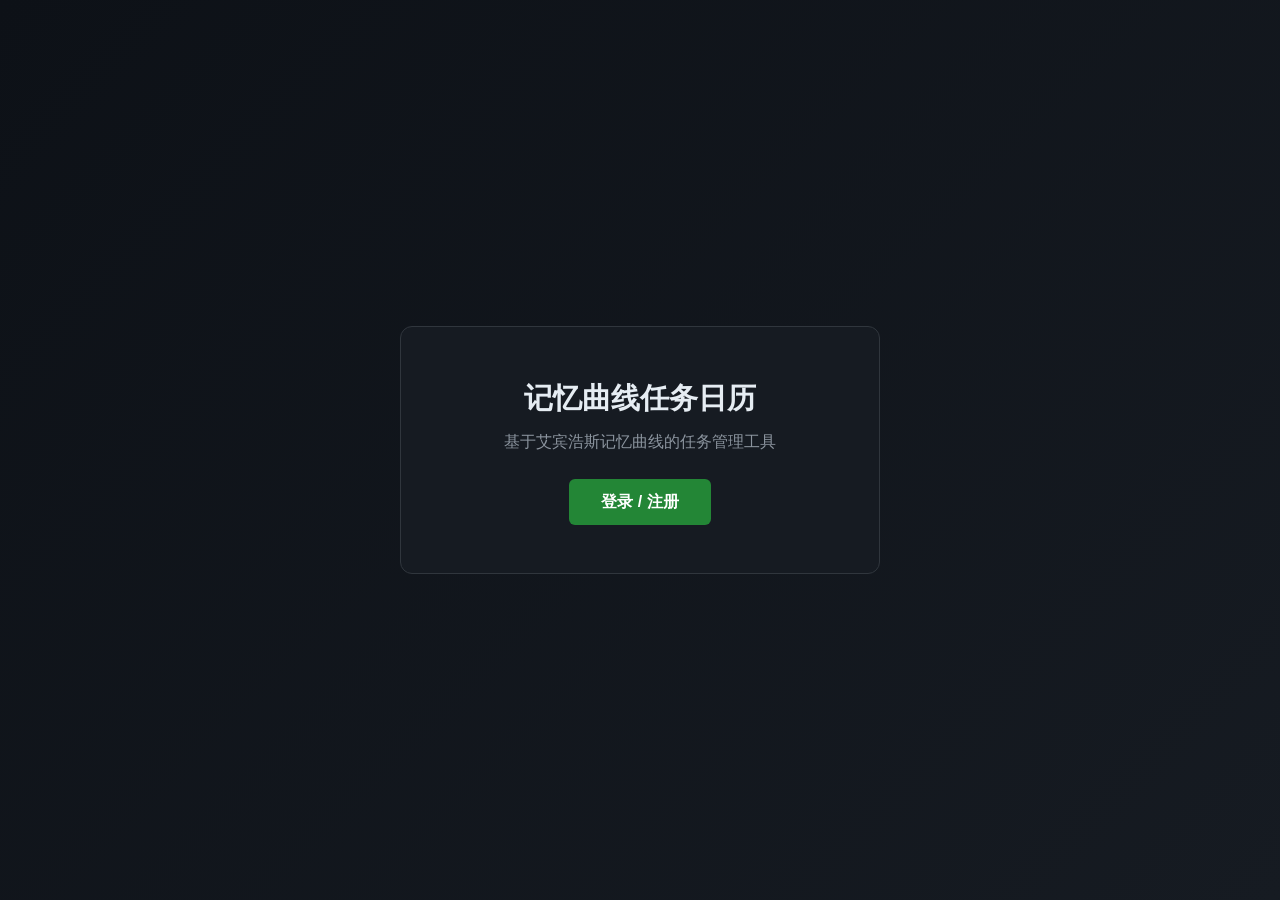
<file: index.html>
<!DOCTYPE html>
<html lang="zh-CN">
<head>
  <meta charset="UTF-8">
  <meta name="viewport" content="width=device-width, initial-scale=1.0">
  <title>记忆曲线任务日历</title>
  <link rel="stylesheet" href="/style.css">
  <style>
    .landing-body { display:flex; justify-content:center; align-items:center; min-height:100vh; padding:20px; }
    .landing-card { background:#161b22; border:1px solid #30363d; border-radius:12px; padding:48px; text-align:center; max-width:480px; width:100%; }
    .landing-card h1 { color:#e6edf3; margin-bottom:8px; font-size:1.8rem; }
    .landing-card p { color:#8b949e; margin-bottom:24px; }
    .landing-card a { display:inline-block; padding:10px 32px; background:#238636; color:#fff; border-radius:6px; text-decoration:none; font-weight:600; transition:background 0.2s; }
    .landing-card a:hover { background:#2ea043; }
    .landing-user { color:#58a6ff; font-weight:600; margin-bottom:16px; }
    .landing-btn-group { display:flex; gap:12px; justify-content:center; flex-wrap:wrap; }
    .landing-btn-secondary { display:inline-block; padding:10px 32px; background:#21262d; color:#58a6ff; border:1px solid #30363d; border-radius:6px; text-decoration:none; font-weight:600; cursor:pointer; transition:all 0.2s; }
    .landing-btn-secondary:hover { border-color:#58a6ff; }
  </style>
</head>
<body class="landing-body">
  <div class="landing-card" id="authCheck">
    <p style="color:#8b949e;">加载中...</p>
  </div>

  <script>
    (function() {
      var user = null;
      try { user = JSON.parse(localStorage.getItem('user')); } catch(e) {}

      var container = document.getElementById('authCheck');

      if (user && user.id && user.phone) {
        container.innerHTML =
          '<h1>记忆曲线任务日历</h1>' +
          '<p>基于艾宾浩斯记忆曲线的任务管理工具</p>' +
          '<div class="landing-user">已登录: ' + escapeHtml(user.phone) + '</div>' +
          '<div class="landing-btn-group">' +
            '<a href="/main">进入日历</a>' +
            '<span class="landing-btn-secondary" id="landingLogout">退出登录</span>' +
          '</div>';
        document.getElementById('landingLogout').addEventListener('click', function() {
          try { localStorage.removeItem('mcs_cache_' + user.id); } catch (e) {}
          try { localStorage.removeItem('mcs_history_' + user.id); } catch (e) {}
          localStorage.removeItem('user');
          localStorage.removeItem('token');
          window.location.reload();
        });
      } else {
        container.innerHTML =
          '<h1>记忆曲线任务日历</h1>' +
          '<p>基于艾宾浩斯记忆曲线的任务管理工具</p>' +
          '<a href="/login">登录 / 注册</a>';
      }

      function escapeHtml(str) {
        var div = document.createElement('div');
        div.textContent = str;
        return div.innerHTML;
      }
    })();
  </script>
</body>
</html>
</file>
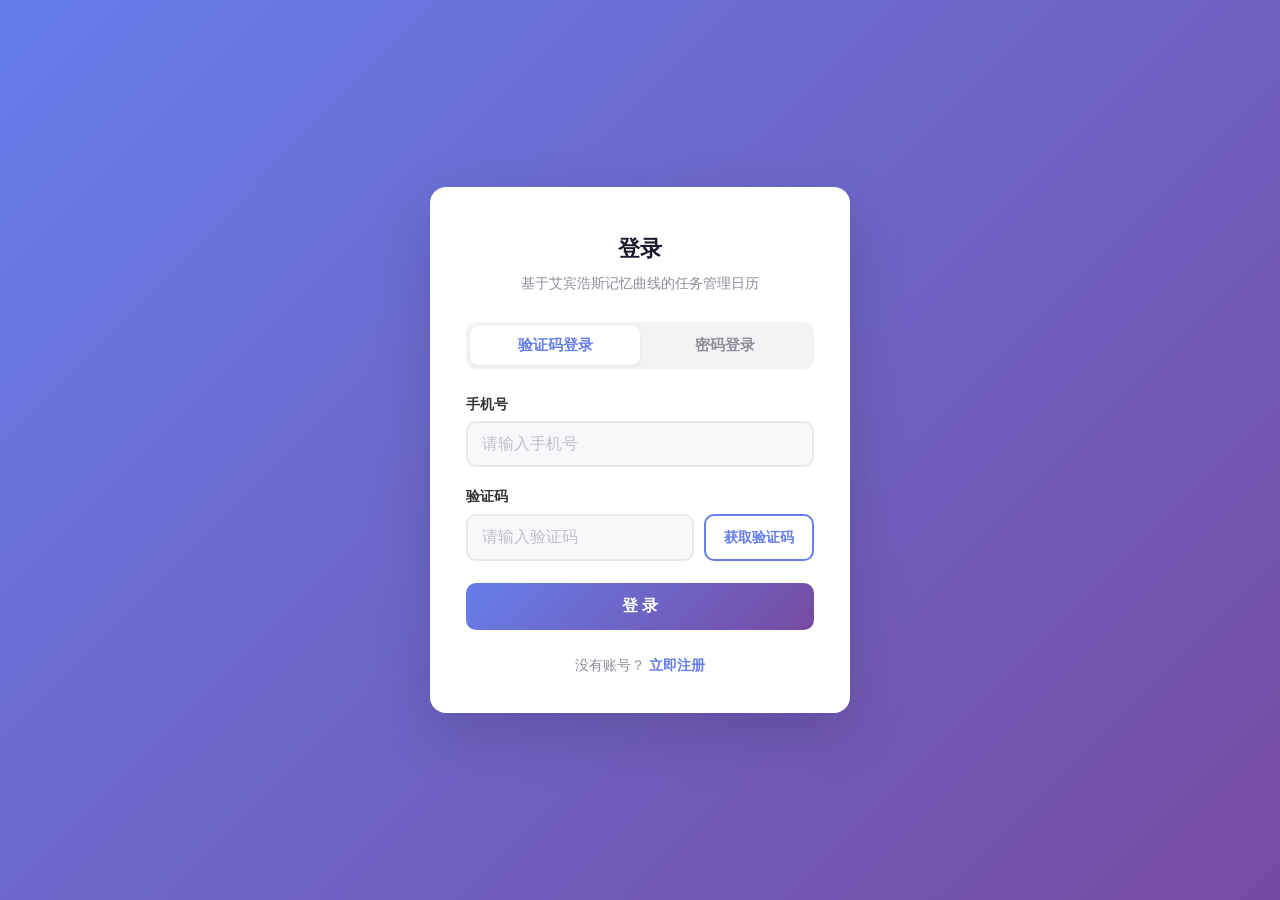
<file: login.html>
<!DOCTYPE html>
<html lang="zh-CN">
<head>
  <meta charset="UTF-8">
  <meta name="viewport" content="width=device-width, initial-scale=1.0">
  <title>登录 - 记忆曲线任务日历</title>
  <link rel="stylesheet" href="/style.css">
</head>
<body>
  <div class="login-container">
    <!-- 登录卡片 -->
    <div class="login-card" id="loginCard">
      <div class="login-header">
        <h1>登录</h1>
        <p class="login-subtitle">基于艾宾浩斯记忆曲线的任务管理日历</p>
      </div>

      <div class="tab-row">
        <button class="tab-btn active" id="tabCode">验证码登录</button>
        <button class="tab-btn" id="tabPwd">密码登录</button>
      </div>

      <!-- 验证码登录 -->
      <div id="formCode" class="login-form">
        <div class="form-group">
          <label>手机号</label>
          <input type="tel" id="phoneCode" placeholder="请输入手机号" autocomplete="tel" maxlength="11">
        </div>
        <div class="form-group">
          <label>验证码</label>
          <div class="sms-row">
            <input type="text" id="codeInput" placeholder="请输入验证码" maxlength="6" inputmode="numeric" autocomplete="one-time-code">
            <button type="button" id="sendSmsBtn" class="sms-btn">获取验证码</button>
          </div>
        </div>
        <div id="msgCode" class="message hidden"></div>
        <button type="button" id="btnCodeLogin" class="login-btn">登 录</button>
      </div>

      <!-- 密码登录 -->
      <div id="formPwd" class="login-form" style="display:none;">
        <div class="form-group">
          <label>手机号</label>
          <input type="tel" id="phonePwd" placeholder="请输入手机号" autocomplete="tel" maxlength="11">
        </div>
        <div class="form-group">
          <label>密码</label>
          <input type="password" id="pwdLogin" placeholder="请输入密码" minlength="6">
        </div>
        <div id="msgPwd" class="message hidden"></div>
        <button type="button" id="btnPwdLogin" class="login-btn">登 录</button>
      </div>

      <div class="login-footer">
        没有账号？<a id="goRegister">立即注册</a>
      </div>
    </div>

    <!-- 注册卡片 -->
    <div class="login-card" id="registerCard" style="display:none;">
      <div class="login-header">
        <h1>注册</h1>
        <p class="login-subtitle">创建账号，开始科学管理学习任务</p>
      </div>

      <div class="login-form">
        <div class="form-group">
          <label>手机号</label>
          <input type="tel" id="regPhone" placeholder="请输入手机号" autocomplete="tel" maxlength="11">
        </div>
        <div class="form-group">
          <label>验证码</label>
          <div class="sms-row">
            <input type="text" id="regCode" placeholder="请输入验证码" maxlength="6" inputmode="numeric" autocomplete="one-time-code">
            <button type="button" id="regSendSms" class="sms-btn">获取验证码</button>
          </div>
        </div>
        <div class="form-group">
          <label>设置密码</label>
          <input type="password" id="regPassword" placeholder="请设置6位以上登录密码" minlength="6">
        </div>
        <div id="msgReg" class="message hidden"></div>
        <button type="button" id="btnReg" class="login-btn">注 册</button>
      </div>

      <div class="login-footer">
        已有账号？<a id="goLogin">返回登录</a>
      </div>
    </div>
  </div>

  <script>
    // ===== 卡片切换 =====
    document.getElementById('goRegister').addEventListener('click', function() {
      document.getElementById('loginCard').style.display = 'none';
      document.getElementById('registerCard').style.display = '';
    });
    document.getElementById('goLogin').addEventListener('click', function() {
      document.getElementById('registerCard').style.display = 'none';
      document.getElementById('loginCard').style.display = '';
    });

    // ===== 工具函数 =====
    function showMsg(elId, text, type) {
      var el = document.getElementById(elId);
      el.textContent = text;
      el.className = 'message ' + (type || 'hidden');
    }
    function setLoading(btn, loading, text) {
      btn.disabled = loading;
      if (text) btn.textContent = text;
      if (!loading && btn.dataset.defaultText) btn.textContent = btn.dataset.defaultText;
    }
    function validPhone(phone) {
      return /^1[3-9]\d{9}$/.test(phone);
    }
    function friendlyMsg(msg) {
      if (!msg) return '未知错误';
      if (msg.indexOf('频率') !== -1 || msg.indexOf('频繁') !== -1 || msg.indexOf('frequency') !== -1) return '操作太频繁，请稍后再试';
      return msg;
    }
    function loginSuccess(data) {
      localStorage.setItem('user', JSON.stringify(data.user));
      localStorage.setItem('token', data.token);
      var p = new URLSearchParams(window.location.search);
      window.location.href = p.get('redirect') ? decodeURIComponent(p.get('redirect')) : '/main';
    }

    // ===== 登录 Tab 切换 =====
    document.getElementById('tabCode').addEventListener('click', function() {
      this.classList.add('active'); document.getElementById('tabPwd').classList.remove('active');
      document.getElementById('formCode').style.display = ''; document.getElementById('formPwd').style.display = 'none';
    });
    document.getElementById('tabPwd').addEventListener('click', function() {
      this.classList.add('active'); document.getElementById('tabCode').classList.remove('active');
      document.getElementById('formCode').style.display = 'none'; document.getElementById('formPwd').style.display = '';
    });

    // ===== 登录 - 发送验证码 =====
    var loginCountdown = 0, loginTimer = null;
    var loginSendBtn = document.getElementById('sendSmsBtn');
    loginSendBtn.addEventListener('click', async function() {
      var phone = document.getElementById('phoneCode').value.trim();
      if (!phone) { showMsg('msgCode', '请输入手机号', 'error'); return; }
      if (!validPhone(phone)) { showMsg('msgCode', '手机号格式不正确', 'error'); return; }

      loginSendBtn.disabled = true; loginSendBtn.textContent = '发送中...';
      showMsg('msgCode', '', 'hidden');
      try {
        var res = await fetch('/api/sms', { method: 'POST', headers: { 'Content-Type': 'application/json' }, body: JSON.stringify({ phone: phone }) });
        var data = await res.json();
        if (res.ok && data.success) {
          showMsg('msgCode', '验证码已发送', 'success');
          loginCountdown = 65; updateLoginCountdown();
          loginTimer = setInterval(updateLoginCountdown, 1000);
        } else { loginSendBtn.disabled = false; loginSendBtn.textContent = '获取验证码'; showMsg('msgCode', friendlyMsg(data.error), 'error'); }
      } catch (e) { loginSendBtn.disabled = false; loginSendBtn.textContent = '获取验证码'; showMsg('msgCode', '网络错误', 'error'); }
    });
    function updateLoginCountdown() {
      if (loginCountdown <= 0) { clearInterval(loginTimer); loginTimer = null; loginSendBtn.disabled = false; loginSendBtn.textContent = '重新发送'; return; }
      loginSendBtn.textContent = loginCountdown + 's'; loginCountdown--;
    }

    // ===== 登录 - 验证码登录 =====
    var btnCodeLogin = document.getElementById('btnCodeLogin');
    btnCodeLogin.dataset.defaultText = '登 录';
    btnCodeLogin.addEventListener('click', async function() {
      var phone = document.getElementById('phoneCode').value.trim();
      var code = document.getElementById('codeInput').value.trim();
      if (!phone) { showMsg('msgCode', '请输入手机号', 'error'); return; }
      if (!validPhone(phone)) { showMsg('msgCode', '手机号格式不正确', 'error'); return; }
      if (!code) { showMsg('msgCode', '请输入验证码', 'error'); return; }
      setLoading(btnCodeLogin, true, '登录中...');
      try {
        var res = await fetch('/api/login', { method: 'POST', headers: { 'Content-Type': 'application/json' }, body: JSON.stringify({ phone: phone, code: code }) });
        var data = await res.json();
        if (res.ok && data.success) { loginSuccess(data); }
        else { setLoading(btnCodeLogin, false, '登 录'); showMsg('msgCode', friendlyMsg(data.error), 'error'); }
      } catch (e) { setLoading(btnCodeLogin, false, '登 录'); showMsg('msgCode', '网络错误', 'error'); }
    });

    // ===== 登录 - 密码登录 =====
    var btnPwdLogin = document.getElementById('btnPwdLogin');
    btnPwdLogin.dataset.defaultText = '登 录';
    btnPwdLogin.addEventListener('click', async function() {
      var phone = document.getElementById('phonePwd').value.trim();
      var pwd = document.getElementById('pwdLogin').value;
      if (!phone) { showMsg('msgPwd', '请输入手机号', 'error'); return; }
      if (!validPhone(phone)) { showMsg('msgPwd', '手机号格式不正确', 'error'); return; }
      if (!pwd) { showMsg('msgPwd', '请输入密码', 'error'); return; }
      setLoading(btnPwdLogin, true, '登录中...');
      try {
        var res = await fetch('/api/login', { method: 'POST', headers: { 'Content-Type': 'application/json' }, body: JSON.stringify({ phone: phone, password: pwd }) });
        var data = await res.json();
        if (res.ok && data.success) { loginSuccess(data); }
        else { setLoading(btnPwdLogin, false, '登 录'); showMsg('msgPwd', friendlyMsg(data.error), 'error'); }
      } catch (e) { setLoading(btnPwdLogin, false, '登 录'); showMsg('msgPwd', '网络错误', 'error'); }
    });

    // ===== 注册 - 发送验证码 =====
    var regCountdown = 0, regTimer = null;
    var regSendBtn = document.getElementById('regSendSms');
    regSendBtn.addEventListener('click', async function() {
      var phone = document.getElementById('regPhone').value.trim();
      if (!phone) { showMsg('msgReg', '请输入手机号', 'error'); return; }
      if (!validPhone(phone)) { showMsg('msgReg', '手机号格式不正确', 'error'); return; }

      regSendBtn.disabled = true; regSendBtn.textContent = '发送中...';
      showMsg('msgReg', '', 'hidden');
      try {
        var res = await fetch('/api/sms', { method: 'POST', headers: { 'Content-Type': 'application/json' }, body: JSON.stringify({ phone: phone }) });
        var data = await res.json();
        if (res.ok && data.success) {
          showMsg('msgReg', '验证码已发送', 'success');
          regCountdown = 65; updateRegCountdown();
          regTimer = setInterval(updateRegCountdown, 1000);
        } else { regSendBtn.disabled = false; regSendBtn.textContent = '获取验证码'; showMsg('msgReg', friendlyMsg(data.error), 'error'); }
      } catch (e) { regSendBtn.disabled = false; regSendBtn.textContent = '获取验证码'; showMsg('msgReg', '网络错误', 'error'); }
    });
    function updateRegCountdown() {
      if (regCountdown <= 0) { clearInterval(regTimer); regTimer = null; regSendBtn.disabled = false; regSendBtn.textContent = '重新发送'; return; }
      regSendBtn.textContent = regCountdown + 's'; regCountdown--;
    }

    // ===== 注册 =====
    var btnReg = document.getElementById('btnReg');
    btnReg.dataset.defaultText = '注 册';
    btnReg.addEventListener('click', async function() {
      var phone = document.getElementById('regPhone').value.trim();
      var code = document.getElementById('regCode').value.trim();
      var pwd = document.getElementById('regPassword').value;
      if (!phone) { showMsg('msgReg', '请输入手机号', 'error'); return; }
      if (!validPhone(phone)) { showMsg('msgReg', '手机号格式不正确', 'error'); return; }
      if (!code) { showMsg('msgReg', '请输入验证码', 'error'); return; }
      if (!pwd || pwd.length < 6) { showMsg('msgReg', '密码长度不能少于6位', 'error'); return; }

      setLoading(btnReg, true, '注册中...');
      try {
        var res = await fetch('/api/login', { method: 'POST', headers: { 'Content-Type': 'application/json' }, body: JSON.stringify({ phone: phone, code: code, password: pwd }) });
        var data = await res.json();
        if (res.ok && data.success) { loginSuccess(data); }
        else {
          setLoading(btnReg, false, '注 册');
          var err = friendlyMsg(data.error);
          if (err.indexOf('已注册') !== -1) {
            showMsg('msgReg', '该手机号已注册，请返回登录', 'error');
            setTimeout(function() {
              document.getElementById('registerCard').style.display = 'none';
              document.getElementById('loginCard').style.display = '';
              document.getElementById('phoneCode').value = phone;
            }, 1500);
          } else {
            showMsg('msgReg', err, 'error');
          }
        }
      } catch (e) { setLoading(btnReg, false, '注 册'); showMsg('msgReg', '网络错误', 'error'); }
    });
  </script>
</body>
</html>
</file>
<file: style.css>
* {
  margin: 0;
  padding: 0;
  box-sizing: border-box;
}

body {
  font-family: -apple-system, BlinkMacSystemFont, 'Segoe UI', Roboto, 'Helvetica Neue', Arial, sans-serif;
  background: linear-gradient(135deg, #0d1117 0%, #161b22 100%);
  color: #c9d1d9;
  min-height: 100vh;
  line-height: 1.6;
}

.container {
  max-width: 800px;
  margin: 0 auto;
  padding: 40px 20px;
}

header {
  text-align: center;
  padding: 60px 0 40px;
  border-bottom: 1px solid #30363d;
  margin-bottom: 40px;
}

h1 {
  font-size: 2.5rem;
  color: #58a6ff;
  margin-bottom: 8px;
}

.subtitle {
  font-size: 1.1rem;
  color: #8b949e;
}

.card {
  background: #161b22;
  border: 1px solid #30363d;
  border-radius: 8px;
  padding: 24px;
  margin-bottom: 20px;
}

.card h2 {
  font-size: 1.3rem;
  color: #e6edf3;
  margin-bottom: 12px;
}

.card p {
  margin-bottom: 8px;
  color: #8b949e;
}

.status {
  display: inline-block;
  padding: 4px 12px;
  border-radius: 12px;
  font-size: 0.85rem;
  font-weight: 500;
}

.status.success {
  background: #1b3826;
  color: #3fb950;
  border: 1px solid #2ea043;
}

.api-buttons {
  display: flex;
  flex-wrap: wrap;
  gap: 10px;
  margin-top: 12px;
}

.api-buttons button {
  padding: 8px 16px;
  background: #21262d;
  color: #58a6ff;
  border: 1px solid #30363d;
  border-radius: 6px;
  cursor: pointer;
  font-size: 0.9rem;
  transition: all 0.2s;
}

.api-buttons button:hover {
  background: #30363d;
  border-color: #58a6ff;
}

pre {
  background: #0d1117;
  padding: 16px;
  border-radius: 6px;
  overflow-x: auto;
  margin-top: 12px;
  font-family: 'SF Mono', 'Fira Code', monospace;
  font-size: 0.85rem;
  color: #e6edf3;
  border: 1px solid #30363d;
}

#api-result {
  margin-top: 16px;
  min-height: 40px;
}

#api-result.loading {
  color: #d29922;
}

.hidden {
  display: none;
}

.card pre {
  white-space: pre-wrap;
  word-break: break-all;
}

footer {
  text-align: center;
  padding: 40px 0;
  border-top: 1px solid #30363d;
  margin-top: 40px;
  color: #8b949e;
}

footer strong {
  color: #58a6ff;
}

/* ===== 登录/注册页面 ===== */
.login-container {
  display: flex;
  justify-content: center;
  align-items: center;
  min-height: 100vh;
  padding: 24px;
  background: linear-gradient(135deg, #667eea 0%, #764ba2 100%);
}

.login-card {
  background: #fff;
  border-radius: 16px;
  padding: 44px 36px 36px;
  width: 100%;
  max-width: 420px;
  box-shadow: 0 20px 60px rgba(0, 0, 0, 0.15);
  animation: fadeUp 0.4s ease;
}

@keyframes fadeUp {
  from { opacity: 0; transform: translateY(20px); }
  to { opacity: 1; transform: translateY(0); }
}

.login-header { text-align: center; margin-bottom: 28px; }

.login-header h1 {
  font-size: 1.4rem; color: #1a1a2e; margin-bottom: 6px; font-weight: 700;
}

.login-subtitle {
  font-size: 0.88rem; color: #8e8e9a; line-height: 1.5;
}

/* Tabs */
.tab-row {
  display: flex; gap: 0; margin-bottom: 24px;
  background: #f2f3f5; border-radius: 10px; padding: 4px;
}

.tab-btn {
  flex: 1; padding: 10px; border: none; background: transparent;
  font-size: 0.92em; font-weight: 600; color: #8e8e9a;
  cursor: pointer; border-radius: 8px; transition: all 0.2s;
}

.tab-btn.active {
  background: #fff; color: #667eea;
  box-shadow: 0 1px 3px rgba(0,0,0,0.08);
}

/* Form */
.login-form .form-group { margin-bottom: 18px; }

.login-form label {
  display: block; font-size: 0.88rem; color: #333;
  margin-bottom: 6px; font-weight: 600;
}

.login-form input {
  width: 100%; padding: 12px 14px;
  background: #f7f8fa; border: 2px solid #e8e8ed;
  border-radius: 10px; color: #1a1a2e; font-size: 1rem;
  transition: border-color 0.2s, box-shadow 0.2s; outline: none;
}

.login-form input:focus {
  border-color: #667eea; box-shadow: 0 0 0 3px rgba(102,126,234,0.1);
  background: #fff;
}

.login-form input::placeholder { color: #c0c0cc; }

.login-form input:disabled { opacity: 0.5; }

/* SMS row */
.sms-row { display: flex; gap: 10px; }
.sms-row input { flex: 1; }

.sms-btn {
  white-space: nowrap; padding: 12px 18px;
  border: 2px solid #667eea; border-radius: 10px;
  background: #fff; color: #667eea; font-size: 0.9em;
  font-weight: 600; cursor: pointer; transition: all 0.15s;
}

.sms-btn:hover:not(:disabled) { background: #667eea; color: #fff; }
.sms-btn:disabled { border-color: #d0d0d8; color: #c0c0cc; cursor: not-allowed; }
.sms-btn:active:not(:disabled) { transform: scale(0.96); }

/* Buttons */
.login-btn {
  width: 100%; padding: 13px;
  background: linear-gradient(135deg, #667eea 0%, #764ba2 100%);
  color: #fff; border: none; border-radius: 10px;
  font-size: 1rem; font-weight: 700; cursor: pointer;
  transition: all 0.15s; margin-top: 4px;
}

.login-btn:hover { transform: translateY(-1px); box-shadow: 0 6px 20px rgba(102,126,234,0.35); }
.login-btn:active { transform: scale(0.97); }
.login-btn:disabled { background: #d0d0d8; cursor: not-allowed; transform: none; box-shadow: none; }

/* Messages */
.message {
  padding: 10px 14px; border-radius: 8px; margin-bottom: 16px;
  font-size: 0.88rem; text-align: center;
}

.message.success { background: #e8f5e9; color: #2e7d32; }
.message.error { background: #fef0ef; color: #c62828; }

/* Hints */
.step-hint {
  display: block; font-size: 0.8rem; color: #667eea; margin-top: 6px;
}

.form-hint {
  text-align: center; font-size: 0.82rem; color: #8e8e9a; margin-top: 16px;
}

/* Footer */
.login-footer {
  text-align: center; margin-top: 24px; font-size: 0.9rem; color: #8e8e9a;
}
.login-footer a {
  color: #667eea; font-weight: 600; cursor: pointer; text-decoration: none;
  margin-left: 4px; transition: color 0.15s;
}
.login-footer a:hover { color: #4f5fd9; text-decoration: underline; }

@media (max-width: 480px) {
  .login-card { padding: 32px 20px 24px; border-radius: 14px; }
  .login-header h1 { font-size: 1.2rem; }
}
</file>
